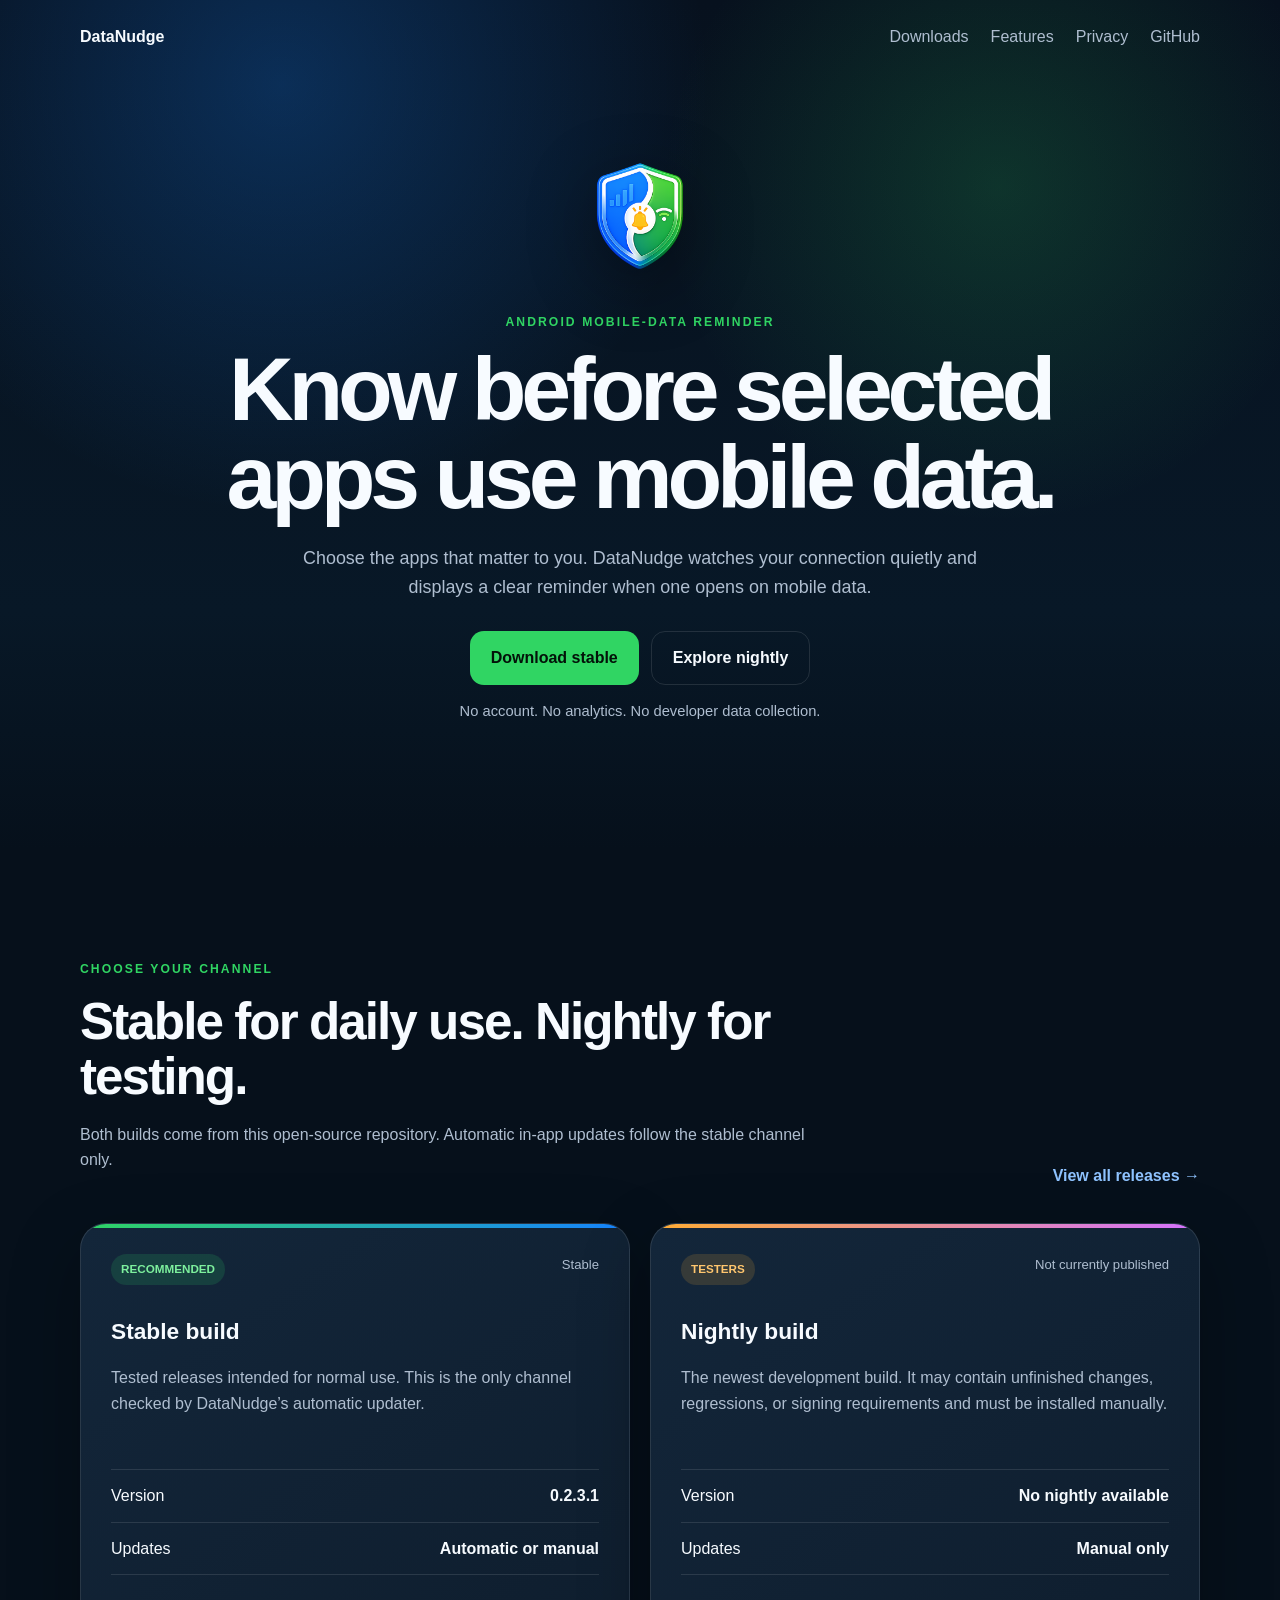
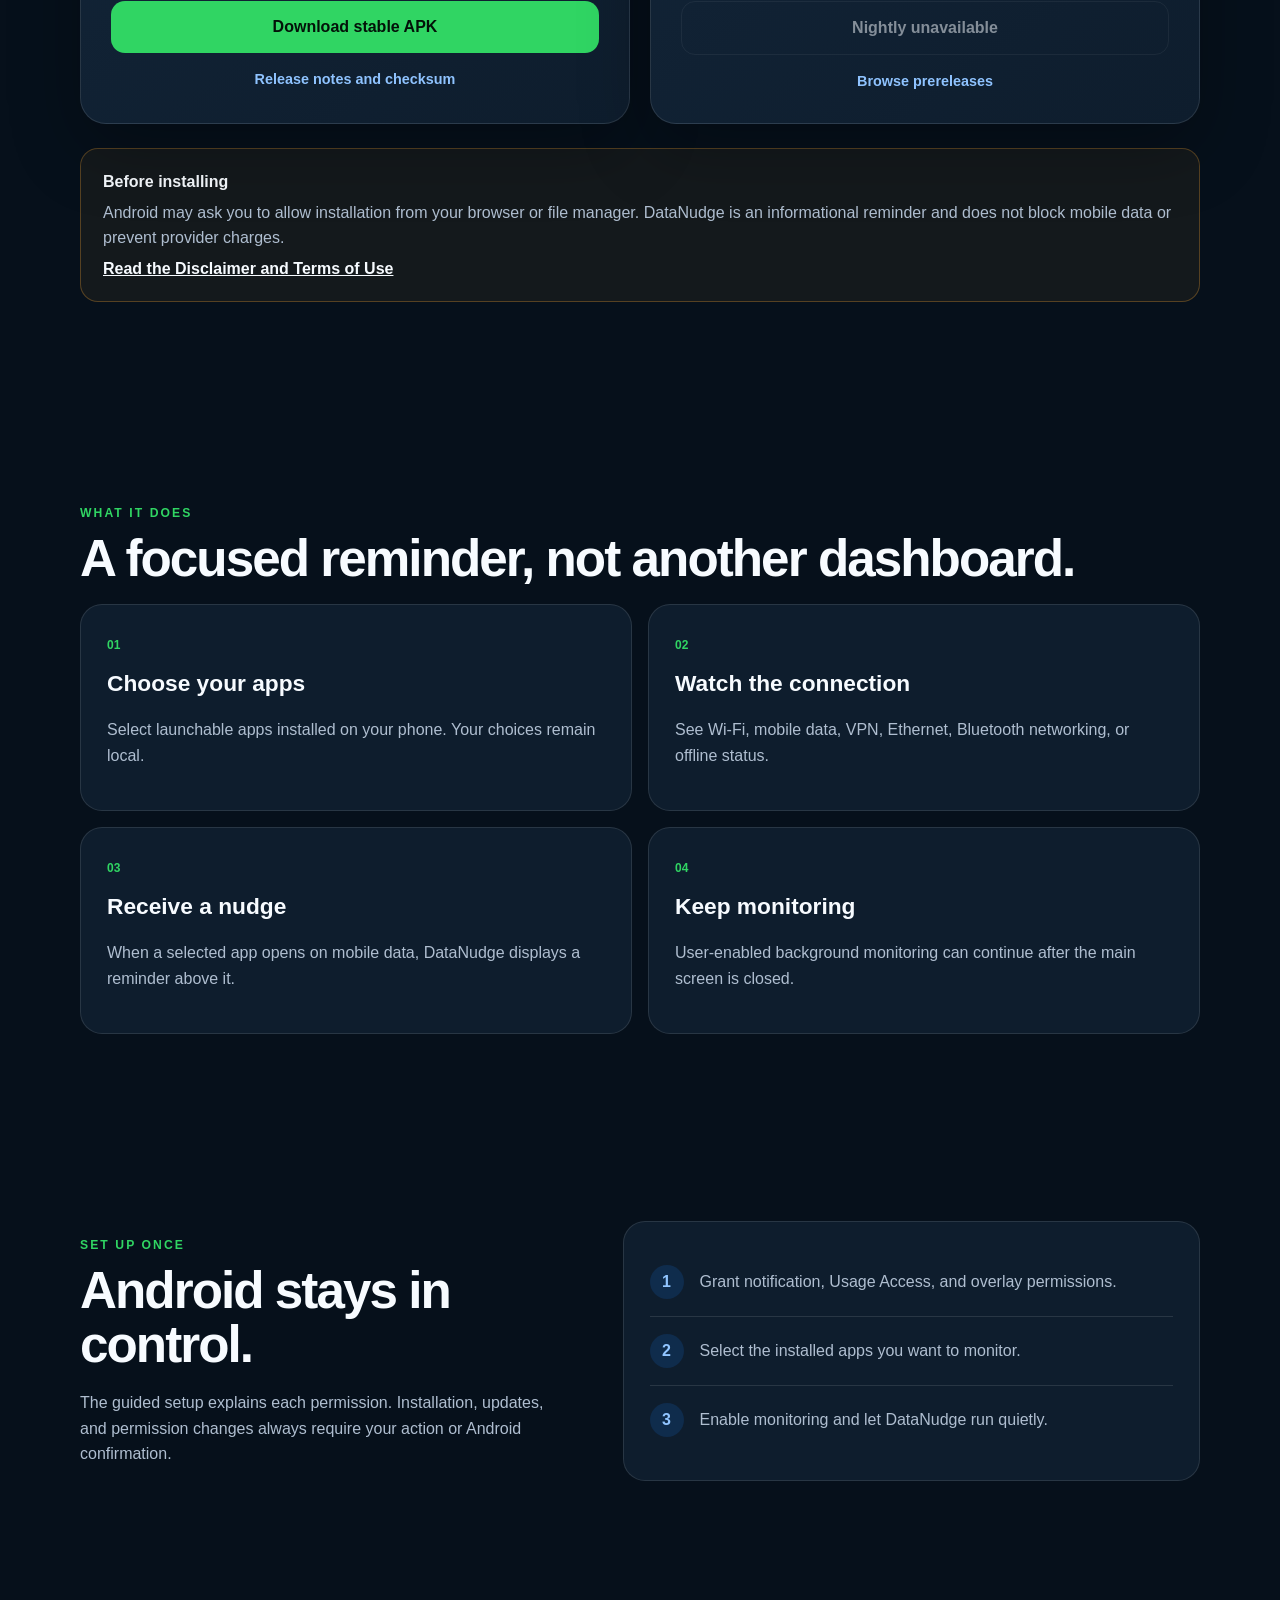
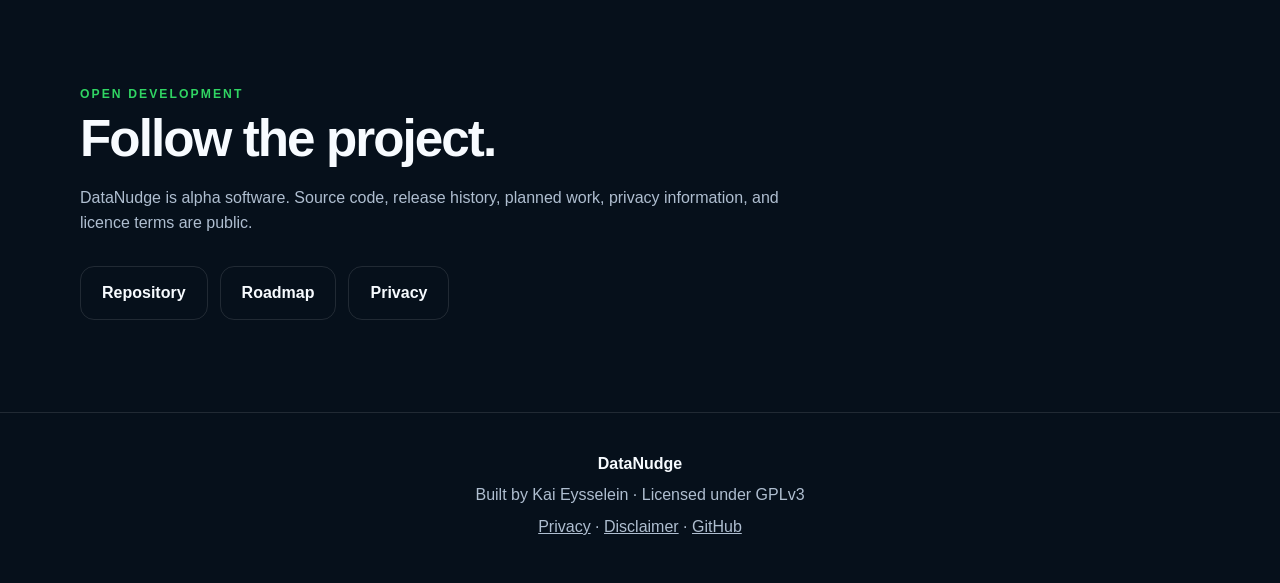
<file: docs/index.html>
<!doctype html>
<html lang="en">
<head>
  <meta charset="utf-8">
  <meta name="viewport" content="width=device-width,initial-scale=1">
  <title>DataNudge — Android mobile-data reminders</title>
  <meta name="description" content="DataNudge reminds you when selected Android apps open while your phone is using mobile data.">
  <link rel="stylesheet" href="style.css">
</head>
<body>
<header class="hero">
  <nav aria-label="Primary navigation">
    <a class="brand" href="index.html">DataNudge</a>
    <span><a href="#downloads">Downloads</a><a href="#features">Features</a><a href="privacy.html">Privacy</a><a href="https://github.com/KaiEysselein/DataNudge">GitHub</a></span>
  </nav>
  <main class="hero-inner">
    <img src="assets/datanudge-logo-transparent.png" alt="DataNudge shield logo">
    <p class="eyebrow">ANDROID MOBILE-DATA REMINDER</p>
    <h1>Know before selected apps use mobile data.</h1>
    <p class="lead">Choose the apps that matter to you. DataNudge watches your connection quietly and displays a clear reminder when one opens on mobile data.</p>
    <div class="actions"><a class="button download" href="#stable-download">Download stable</a><a class="button secondary" href="#nightly-download">Explore nightly</a></div>
    <p class="hero-note">No account. No analytics. No developer data collection.</p>
  </main>
</header>

<section id="downloads">
  <p class="eyebrow">CHOOSE YOUR CHANNEL</p>
  <div class="section-heading">
    <div><h2>Stable for daily use. Nightly for testing.</h2><p class="lead">Both builds come from this open-source repository. Automatic in-app updates follow the stable channel only.</p></div>
    <a class="text-link" href="https://github.com/KaiEysselein/DataNudge/releases">View all releases →</a>
  </div>
  <div class="release-grid">
    <article id="stable-download" class="release-card stable-card">
      <div class="release-card-top"><span class="badge stable-badge">Recommended</span><span id="stable-status" class="status">Stable</span></div>
      <h3>Stable build</h3>
      <p>Tested releases intended for normal use. This is the only channel checked by DataNudge’s automatic updater.</p>
      <dl><div><dt>Version</dt><dd id="stable-version">0.2.3.1</dd></div><div><dt>Updates</dt><dd>Automatic or manual</dd></div></dl>
      <a id="stable-apk" class="button download full" href="https://github.com/KaiEysselein/DataNudge/releases/download/v0.2.3.1/DataNudge-0.2.3.1.apk">Download stable APK</a>
      <a id="stable-details" class="release-link" href="https://github.com/KaiEysselein/DataNudge/releases/tag/v0.2.3.1">Release notes and checksum</a>
    </article>
    <article id="nightly-download" class="release-card nightly-card">
      <div class="release-card-top"><span class="badge nightly-badge">Testers</span><span id="nightly-status" class="status">Not currently published</span></div>
      <h3>Nightly build</h3>
      <p>The newest development build. It may contain unfinished changes, regressions, or signing requirements and must be installed manually.</p>
      <dl><div><dt>Version</dt><dd id="nightly-version">No nightly available</dd></div><div><dt>Updates</dt><dd>Manual only</dd></div></dl>
      <a id="nightly-apk" class="button secondary full disabled" href="https://github.com/KaiEysselein/DataNudge/releases" aria-disabled="true" tabindex="-1">Nightly unavailable</a>
      <a id="nightly-details" class="release-link" href="https://github.com/KaiEysselein/DataNudge/releases">Browse prereleases</a>
    </article>
  </div>
  <div class="warning"><strong>Before installing</strong><p>Android may ask you to allow installation from your browser or file manager. DataNudge is an informational reminder and does not block mobile data or prevent provider charges.</p><a href="disclaimer.html">Read the Disclaimer and Terms of Use</a></div>
</section>

<section id="features">
  <p class="eyebrow">WHAT IT DOES</p><h2>A focused reminder, not another dashboard.</h2>
  <div class="grid">
    <article><span>01</span><h3>Choose your apps</h3><p>Select launchable apps installed on your phone. Your choices remain local.</p></article>
    <article><span>02</span><h3>Watch the connection</h3><p>See Wi-Fi, mobile data, VPN, Ethernet, Bluetooth networking, or offline status.</p></article>
    <article><span>03</span><h3>Receive a nudge</h3><p>When a selected app opens on mobile data, DataNudge displays a reminder above it.</p></article>
    <article><span>04</span><h3>Keep monitoring</h3><p>User-enabled background monitoring can continue after the main screen is closed.</p></article>
  </div>
</section>

<section class="steps">
  <div><p class="eyebrow">SET UP ONCE</p><h2>Android stays in control.</h2><p class="lead">The guided setup explains each permission. Installation, updates, and permission changes always require your action or Android confirmation.</p></div>
  <ol><li><b>1</b>Grant notification, Usage Access, and overlay permissions.</li><li><b>2</b>Select the installed apps you want to monitor.</li><li><b>3</b>Enable monitoring and let DataNudge run quietly.</li></ol>
</section>

<section class="project">
  <p class="eyebrow">OPEN DEVELOPMENT</p><h2>Follow the project.</h2><p class="lead">DataNudge is alpha software. Source code, release history, planned work, privacy information, and licence terms are public.</p>
  <div class="actions left"><a class="button secondary" href="https://github.com/KaiEysselein/DataNudge">Repository</a><a class="button secondary" href="https://github.com/KaiEysselein/DataNudge/blob/main/BUGS_AND_FEATURES.md">Roadmap</a><a class="button secondary" href="privacy.html">Privacy</a></div>
</section>

<footer><strong>DataNudge</strong><p>Built by Kai Eysselein · Licensed under GPLv3</p><p><a href="privacy.html">Privacy</a> · <a href="disclaimer.html">Disclaimer</a> · <a href="https://github.com/KaiEysselein/DataNudge">GitHub</a></p></footer>

<script>
(function () {
  "use strict";
  const api = "https://api.github.com/repos/KaiEysselein/DataNudge";
  const options = { headers: { "Accept": "application/vnd.github+json" } };
  function apk(release) { return (release.assets || []).find(function (asset) { return String(asset.name || "").toLowerCase().endsWith(".apk"); }); }
  function version(release) { return String(release.tag_name || "").replace(/^v/, ""); }

  fetch(api + "/releases/latest", options).then(function (response) {
    if (!response.ok) throw new Error("Stable release request failed"); return response.json();
  }).then(function (release) {
    const asset = apk(release); if (!asset) return;
    document.getElementById("stable-version").textContent = version(release);
    document.getElementById("stable-apk").href = asset.browser_download_url;
    document.getElementById("stable-details").href = release.html_url;
    document.getElementById("stable-status").textContent = "Latest stable";
  }).catch(function () { /* Preserve the verified v0.2.3.1 fallback. */ });

  fetch(api + "/releases?per_page=20", options).then(function (response) {
    if (!response.ok) throw new Error("Nightly release request failed"); return response.json();
  }).then(function (releases) {
    const nightly = releases.find(function (release) {
      const identity = String(release.tag_name || "") + " " + String(release.name || "");
      return release.prerelease === true && /nightly/i.test(identity) && apk(release);
    });
    if (!nightly) return;
    const download = document.getElementById("nightly-apk");
    document.getElementById("nightly-version").textContent = version(nightly);
    document.getElementById("nightly-status").textContent = "Experimental prerelease";
    document.getElementById("nightly-details").href = nightly.html_url;
    download.href = apk(nightly).browser_download_url; download.textContent = "Download nightly APK";
    download.classList.remove("disabled"); download.removeAttribute("aria-disabled"); download.removeAttribute("tabindex");
  }).catch(function () { /* Keep Nightly unavailable when no verified prerelease resolves. */ });
}());
</script>
</body>
</html>
</file>
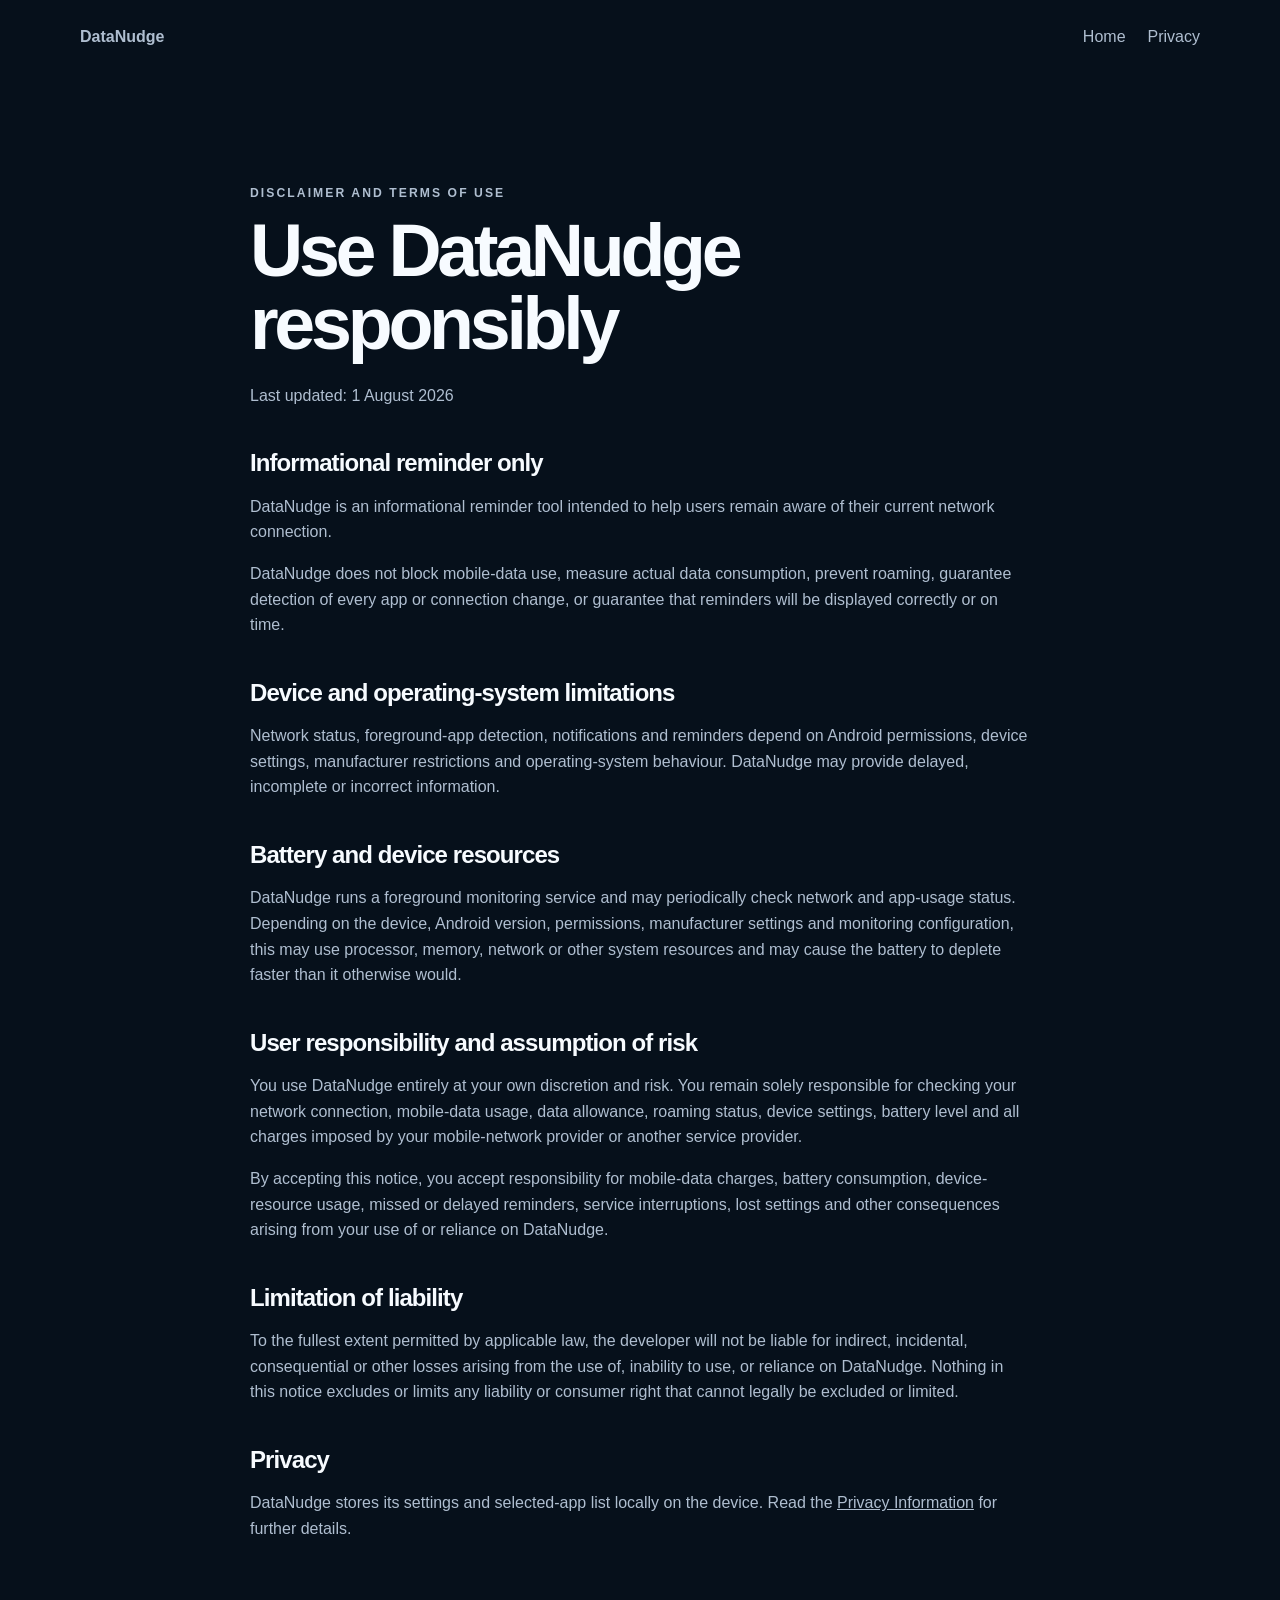
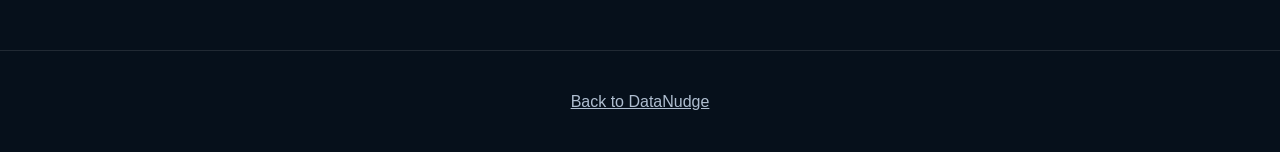
<file: docs/disclaimer.html>
﻿<!doctype html>
<html lang="en">
<head>
  <meta charset="utf-8">
  <meta name="viewport" content="width=device-width,initial-scale=1">
  <title>Disclaimer and Terms of Use - DataNudge</title>
  <link rel="stylesheet" href="style.css">
</head>
<body>
<nav>
  <strong><a href="index.html">DataNudge</a></strong>
  <span><a href="index.html">Home</a><a href="privacy.html">Privacy</a></span>
</nav>

<section class="legal">
  <p class="eyebrow">DISCLAIMER AND TERMS OF USE</p>
  <h1>Use DataNudge responsibly</h1>
  <p class="muted">Last updated: 1 August 2026</p>

  <h2>Informational reminder only</h2>
  <p>DataNudge is an informational reminder tool intended to help users remain aware of their current network connection.</p>
  <p>DataNudge does not block mobile-data use, measure actual data consumption, prevent roaming, guarantee detection of every app or connection change, or guarantee that reminders will be displayed correctly or on time.</p>

  <h2>Device and operating-system limitations</h2>
  <p>Network status, foreground-app detection, notifications and reminders depend on Android permissions, device settings, manufacturer restrictions and operating-system behaviour. DataNudge may provide delayed, incomplete or incorrect information.</p>

  <h2>Battery and device resources</h2>
  <p>DataNudge runs a foreground monitoring service and may periodically check network and app-usage status. Depending on the device, Android version, permissions, manufacturer settings and monitoring configuration, this may use processor, memory, network or other system resources and may cause the battery to deplete faster than it otherwise would.</p>

  <h2>User responsibility and assumption of risk</h2>
  <p>You use DataNudge entirely at your own discretion and risk. You remain solely responsible for checking your network connection, mobile-data usage, data allowance, roaming status, device settings, battery level and all charges imposed by your mobile-network provider or another service provider.</p>
  <p>By accepting this notice, you accept responsibility for mobile-data charges, battery consumption, device-resource usage, missed or delayed reminders, service interruptions, lost settings and other consequences arising from your use of or reliance on DataNudge.</p>

  <h2>Limitation of liability</h2>
  <p>To the fullest extent permitted by applicable law, the developer will not be liable for indirect, incidental, consequential or other losses arising from the use of, inability to use, or reliance on DataNudge. Nothing in this notice excludes or limits any liability or consumer right that cannot legally be excluded or limited.</p>

  <h2>Privacy</h2>
  <p>DataNudge stores its settings and selected-app list locally on the device. Read the <a href="privacy.html">Privacy Information</a> for further details.</p>
</section>

<footer><a href="index.html">Back to DataNudge</a></footer>
</body>
</html>
</file>
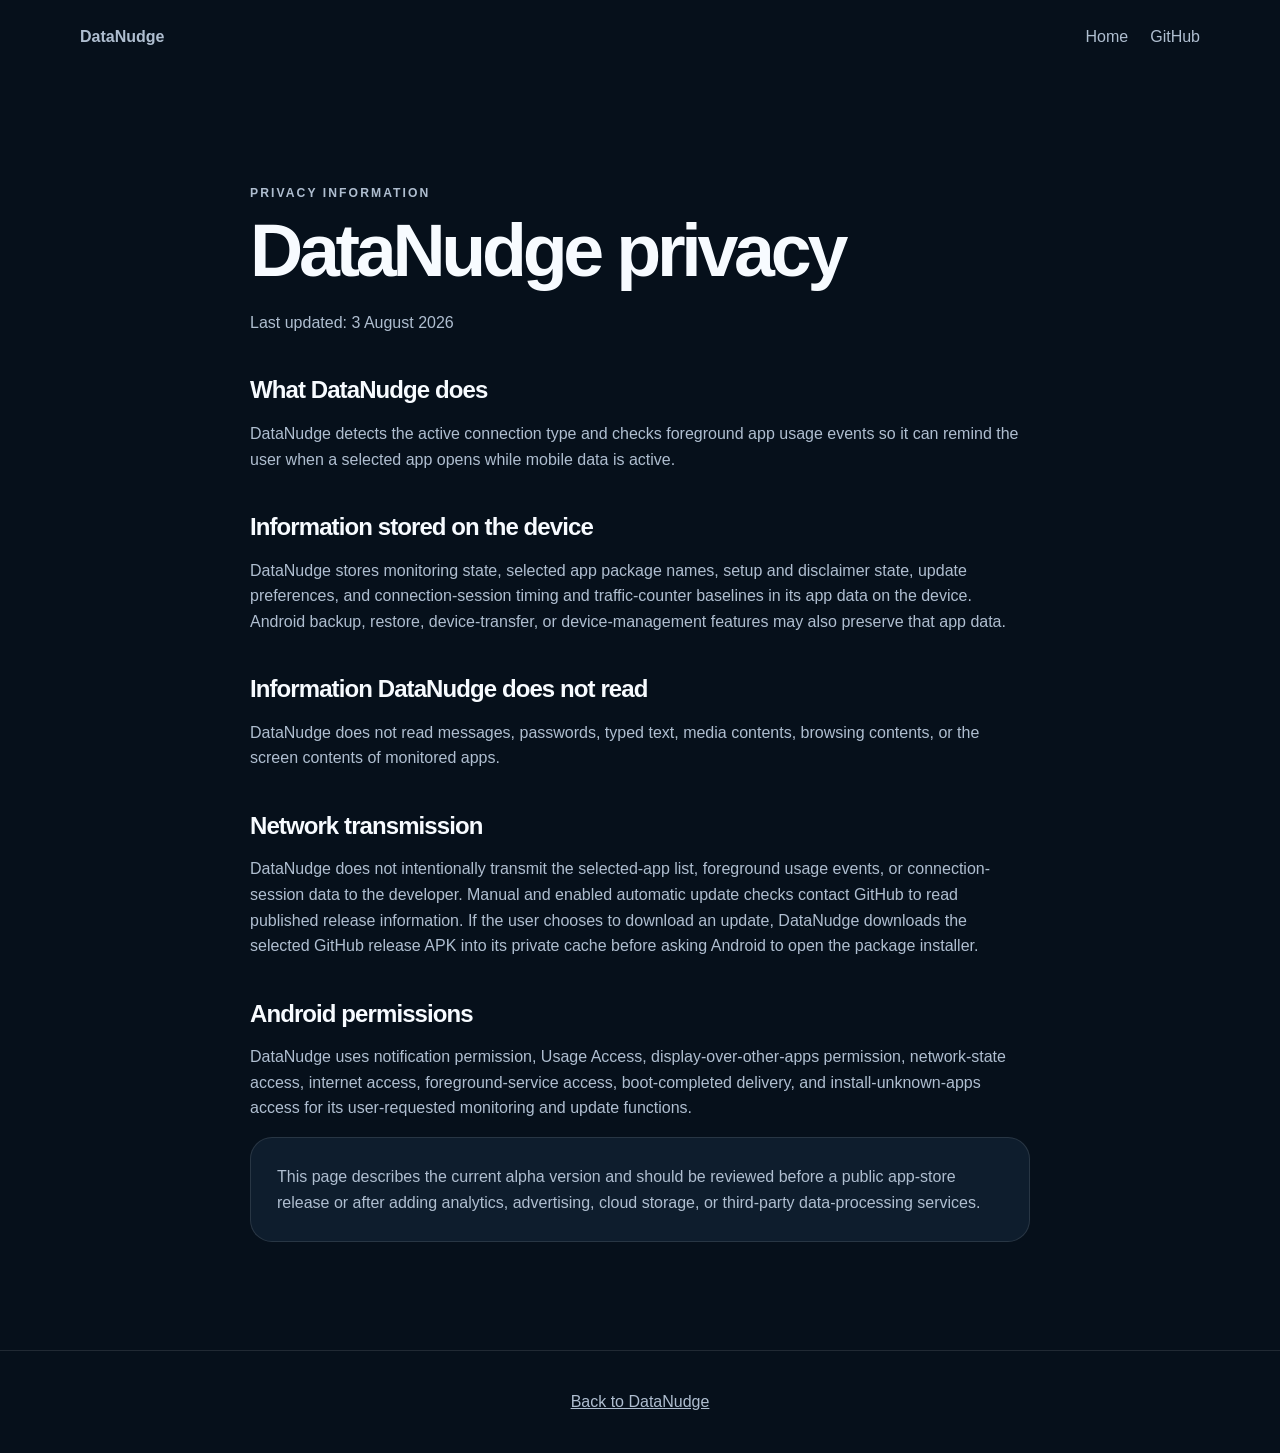
<file: docs/privacy.html>
﻿<!doctype html>
<html lang="en">
<head>
  <meta charset="utf-8">
  <meta name="viewport" content="width=device-width,initial-scale=1">
  <title>Privacy - DataNudge</title>
  <link rel="stylesheet" href="style.css">
</head>
<body>
<nav><strong><a href="index.html">DataNudge</a></strong><span><a href="index.html">Home</a><a href="https://github.com/KaiEysselein/DataNudge">GitHub</a></span></nav>
<section class="legal">
  <p class="eyebrow">PRIVACY INFORMATION</p>
  <h1>DataNudge privacy</h1>
  <p class="muted">Last updated: 3 August 2026</p>

  <h2>What DataNudge does</h2>
  <p>DataNudge detects the active connection type and checks foreground app usage events so it can remind the user when a selected app opens while mobile data is active.</p>

  <h2>Information stored on the device</h2>
  <p>DataNudge stores monitoring state, selected app package names, setup and disclaimer state, update preferences, and connection-session timing and traffic-counter baselines in its app data on the device. Android backup, restore, device-transfer, or device-management features may also preserve that app data.</p>

  <h2>Information DataNudge does not read</h2>
  <p>DataNudge does not read messages, passwords, typed text, media contents, browsing contents, or the screen contents of monitored apps.</p>

  <h2>Network transmission</h2>
  <p>DataNudge does not intentionally transmit the selected-app list, foreground usage events, or connection-session data to the developer. Manual and enabled automatic update checks contact GitHub to read published release information. If the user chooses to download an update, DataNudge downloads the selected GitHub release APK into its private cache before asking Android to open the package installer.</p>

  <h2>Android permissions</h2>
  <p>DataNudge uses notification permission, Usage Access, display-over-other-apps permission, network-state access, internet access, foreground-service access, boot-completed delivery, and install-unknown-apps access for its user-requested monitoring and update functions.</p>

  <p class="notice">This page describes the current alpha version and should be reviewed before a public app-store release or after adding analytics, advertising, cloud storage, or third-party data-processing services.</p>
</section>
<footer><a href="index.html">Back to DataNudge</a></footer>
</body>
</html>
</file>
<file: docs/style.css>
:root{color-scheme:dark;--bg:#06101b;--surface:#0e1d2d;--raised:#13263a;--text:#f7fbff;--muted:#afbed0;--blue:#1683ff;--green:#30d563;--orange:#ffad33;--border:rgba(255,255,255,.11)}
*{box-sizing:border-box}html{scroll-behavior:smooth}body{margin:0;background:var(--bg);color:var(--text);font-family:Inter,"Segoe UI",Arial,sans-serif;line-height:1.6}a{color:inherit}
nav{width:min(1120px,calc(100% - 40px));margin:auto;padding:24px 0;display:flex;align-items:center;justify-content:space-between;gap:24px}nav span{display:flex;gap:22px}nav a{color:var(--muted);text-decoration:none}.brand{color:var(--text);font-weight:800}
.hero{min-height:88vh;background:radial-gradient(circle at 78% 22%,rgba(48,213,99,.17),transparent 28%),radial-gradient(circle at 22% 10%,rgba(22,131,255,.25),transparent 34%),linear-gradient(#07111e,#081827 72%,var(--bg))}.hero-inner{width:min(900px,calc(100% - 40px));margin:auto;padding:72px 0 112px;text-align:center}.hero img{width:142px;filter:drop-shadow(0 18px 34px rgba(0,0,0,.35))}.hero-note{color:var(--muted);font-size:.92rem}
.eyebrow{margin:18px 0 8px;color:var(--green);font-size:.76rem;font-weight:850;letter-spacing:.17em}h1{margin:12px auto 22px;font-size:clamp(2.7rem,7vw,5.8rem);line-height:.99;letter-spacing:-.058em}h2{margin:8px 0 18px;font-size:clamp(2rem,4vw,3.35rem);line-height:1.06;letter-spacing:-.038em}h3{margin:8px 0 10px;font-size:1.42rem}.lead,article p{color:var(--muted)}.hero .lead{max-width:720px;margin:auto;font-size:1.12rem}
section{width:min(1120px,calc(100% - 40px));margin:auto;padding:92px 0}.section-heading{display:flex;align-items:end;justify-content:space-between;gap:32px;margin-bottom:34px}.section-heading>div{max-width:760px}.text-link,.release-link{color:#8fc3ff;font-weight:700;text-decoration:none}
.actions{display:flex;justify-content:center;gap:12px;flex-wrap:wrap;margin-top:30px}.actions.left{justify-content:flex-start}.button{display:inline-flex;align-items:center;justify-content:center;min-height:50px;padding:13px 21px;border-radius:14px;text-decoration:none;font-weight:780;transition:.18s}.button:hover{transform:translateY(-2px)}.button.secondary{background:transparent;border:1px solid var(--border)}.button.download{background:var(--green);color:#031209}.button.full{width:100%}.button.disabled{opacity:.5;pointer-events:none}
.release-grid{display:grid;grid-template-columns:1fr 1fr;gap:20px}.release-card{position:relative;overflow:hidden;min-height:470px;padding:30px;border:1px solid var(--border);border-radius:26px;background:linear-gradient(145deg,var(--raised),var(--surface));box-shadow:0 24px 70px rgba(0,0,0,.28)}.release-card:before{content:"";position:absolute;inset:0 0 auto;height:4px}.stable-card:before{background:linear-gradient(90deg,var(--green),var(--blue))}.nightly-card:before{background:linear-gradient(90deg,var(--orange),#d472ff)}.release-card-top{display:flex;justify-content:space-between;gap:12px;margin-bottom:28px}.badge{padding:6px 10px;border-radius:999px;font-size:.73rem;font-weight:850;text-transform:uppercase}.stable-badge{background:rgba(48,213,99,.15);color:#7df09d}.nightly-badge{background:rgba(255,173,51,.15);color:#ffc66e}.status{color:var(--muted);font-size:.82rem}.release-card>p{min-height:78px}.release-card dl{margin:26px 0;border-block:1px solid var(--border)}.release-card dl div{display:flex;justify-content:space-between;padding:13px 0}.release-card dl div+div{border-top:1px solid var(--border)}dd{margin:0;text-align:right;font-weight:750}.release-link{display:block;margin-top:15px;text-align:center;font-size:.9rem}
.warning{margin-top:24px;padding:20px 22px;border:1px solid rgba(255,173,51,.28);border-radius:18px;background:rgba(255,173,51,.06)}.warning p{margin:5px 0;color:var(--muted)}.warning a{font-weight:750}.grid{display:grid;grid-template-columns:1fr 1fr;gap:16px}.grid article,ol,.notice{padding:26px;border:1px solid var(--border);border-radius:22px;background:var(--surface)}.grid article>span{color:var(--green);font-size:.75rem;font-weight:850}.steps{display:grid;grid-template-columns:.9fr 1.1fr;gap:70px;align-items:center}.steps ol{margin:0;list-style:none}.steps li{display:flex;align-items:center;gap:16px;padding:17px 0;color:var(--muted)}.steps li+li{border-top:1px solid var(--border)}.steps b{display:grid;flex:0 0 34px;height:34px;place-items:center;border-radius:50%;background:rgba(22,131,255,.15);color:#91c5ff}.project .lead{max-width:720px}
.legal{width:min(780px,calc(100% - 40px))}.legal h1{margin-left:0;font-size:clamp(2.4rem,6vw,4.6rem)}.legal h2{margin-top:42px;font-size:1.5rem}.legal p{color:var(--muted)}footer{padding:38px 20px;border-top:1px solid var(--border);color:var(--muted);text-align:center}footer strong{color:var(--text)}footer p{margin:6px}
@media(max-width:780px){nav{align-items:flex-start}nav span{gap:12px;flex-wrap:wrap;justify-content:flex-end}.release-grid,.grid,.steps{grid-template-columns:1fr}.steps{gap:22px}.section-heading{display:block}}
@media(max-width:520px){nav,.hero-inner,section{width:calc(100% - 28px)}nav span a:nth-child(2){display:none}.hero-inner{padding-top:48px}.release-card{min-height:0;padding:24px}.release-card-top{align-items:flex-start;flex-direction:column}.release-card>p{min-height:0}}
</file>
